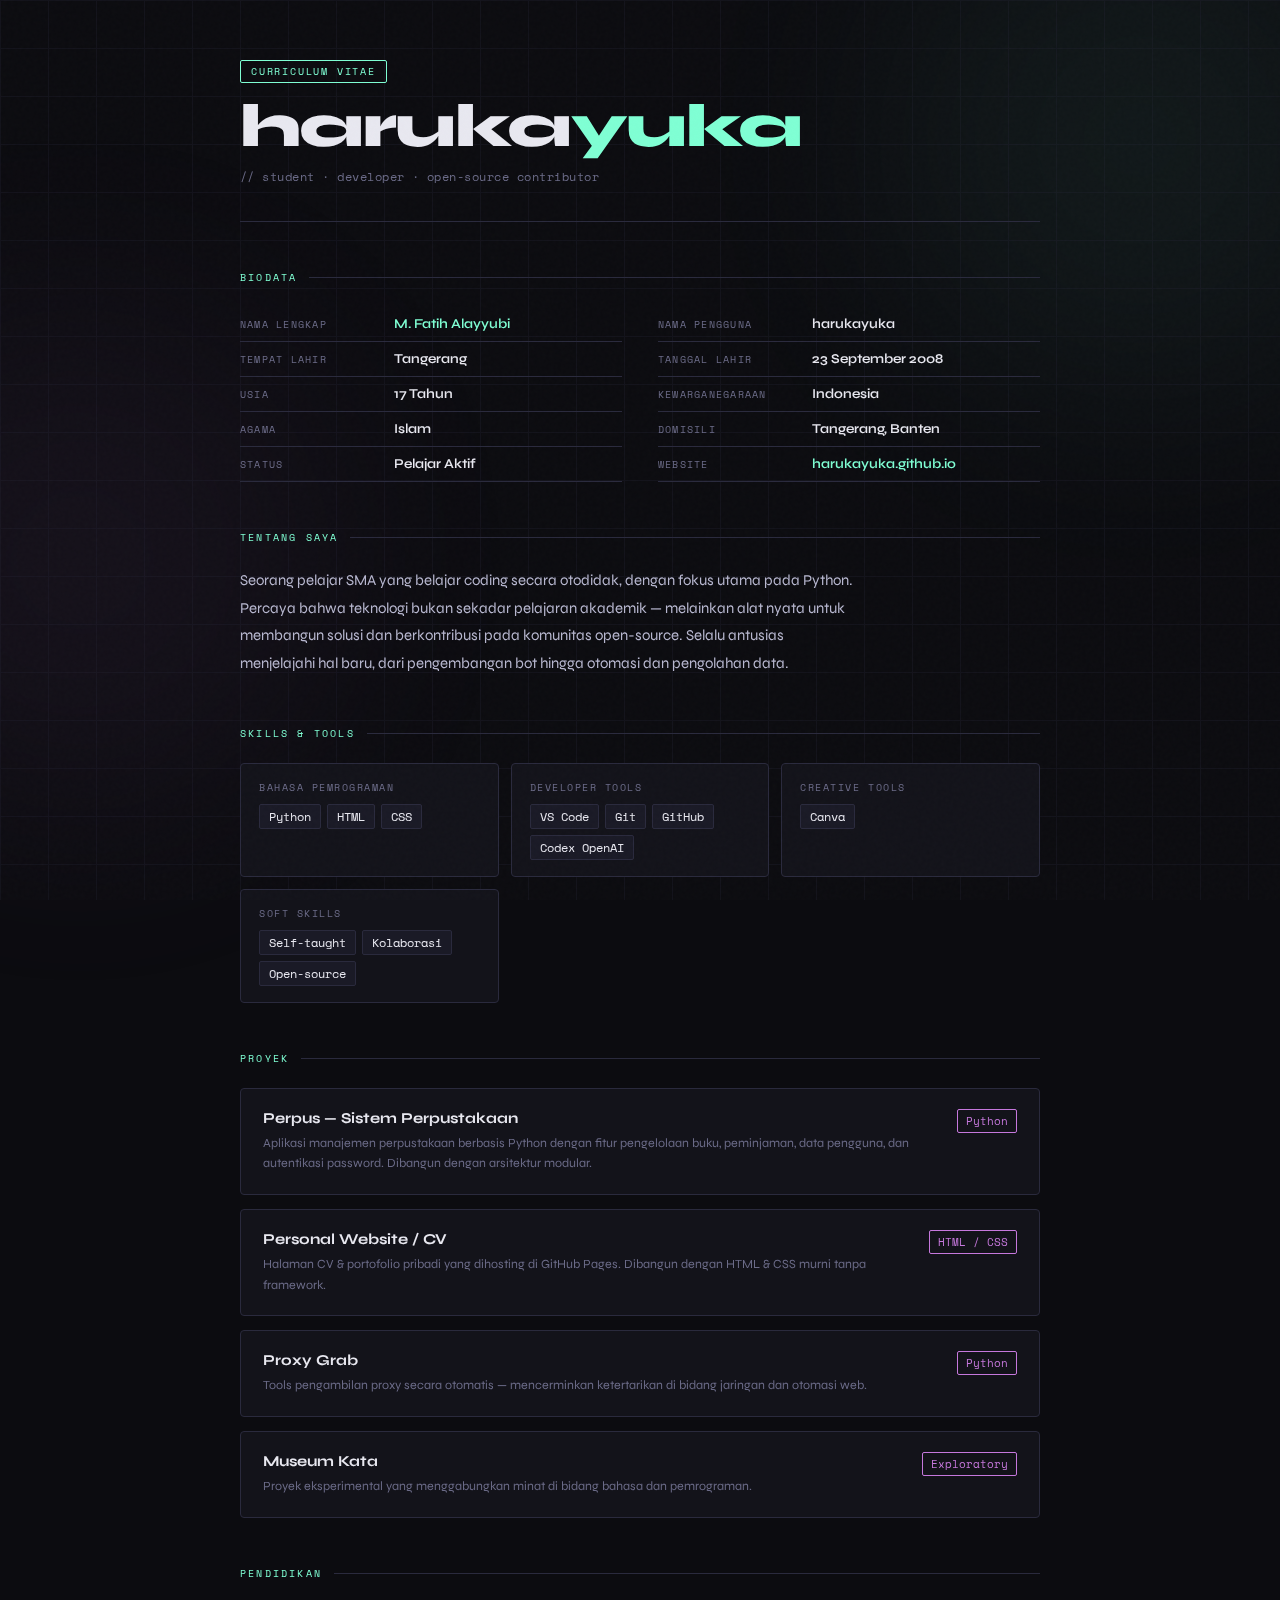
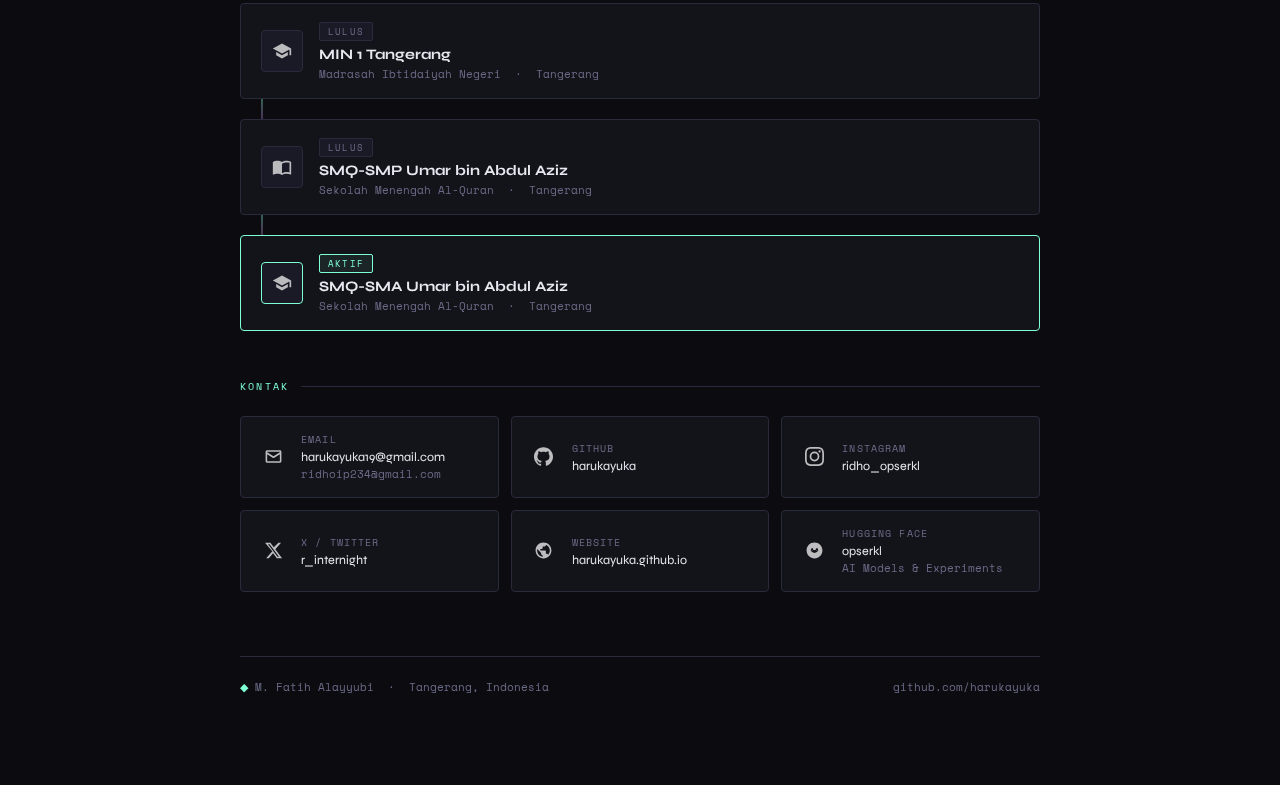
<file: index.html>
<!DOCTYPE html>
<html lang="id">
<head>
<meta charset="UTF-8" />
<meta name="viewport" content="width=device-width, initial-scale=1.0" />
<title>CV — M. Fatih Alayyubi</title>
  
<!-- WA / Facebook / Discord -->
<meta property="og:title" content="HarukaYuka Portfolio" />
<meta property="og:description" content="Portfolio developer - project, skill, dan karya" />
<meta property="og:image" content="https://harukayuka.github.io/preview.png" />
<meta property="og:url" content="https://harukayuka.github.io/" />
<meta property="og:type" content="website" />

<!-- Optional -->
<meta property="og:site_name" content="HarukaYuka" />

<!-- Twitter (biar sekalian proper) -->
<meta name="twitter:card" content="summary_large_image">
<meta name="twitter:title" content="HarukaYuka Portfolio">
<meta name="twitter:description" content="Portfolio developer - project, skill, dan karya">
<meta name="twitter:image" content="https://harukayuka.github.io/preview.png">
  
<link href="https://fonts.googleapis.com/css2?family=Space+Mono:wght@400;700&family=Syne:wght@400;600;700;800&display=swap" rel="stylesheet" />
<style>
  :root {
    --bg:      #0c0c10;
    --surface: #13131a;
    --surface2:#1a1a26;
    --accent:  #7fffd4;
    --accent2: #c678dd;
    --text:    #e8e8f0;
    --muted:   #6b6b88;
    --border:  #2a2a3d;
    --line:    1px solid var(--border);
  }

  *, *::before, *::after { box-sizing: border-box; margin: 0; padding: 0; }

  body {
    background: var(--bg);
    color: var(--text);
    font-family: 'Syne', sans-serif;
    min-height: 100vh;
    overflow-x: hidden;
  }

  body::before {
    content: '';
    position: fixed; inset: 0;
    background-image: url("data:image/svg+xml,%3Csvg viewBox='0 0 256 256' xmlns='http://www.w3.org/2000/svg'%3E%3Cfilter id='n'%3E%3CfeTurbulence type='fractalNoise' baseFrequency='0.9' numOctaves='4' stitchTiles='stitch'/%3E%3C/filter%3E%3Crect width='100%25' height='100%25' filter='url(%23n)' opacity='0.04'/%3E%3C/svg%3E");
    pointer-events: none; z-index: 999; opacity: .45;
  }

  body::after {
    content: '';
    position: fixed; inset: 0;
    background-image:
      linear-gradient(var(--border) 1px, transparent 1px),
      linear-gradient(90deg, var(--border) 1px, transparent 1px);
    background-size: 48px 48px;
    opacity: .25; pointer-events: none;
  }

  .blob {
    position: fixed; width: 520px; height: 520px;
    border-radius: 50%; filter: blur(130px);
    opacity: .055; pointer-events: none; z-index: 0;
  }
  .blob-1 { background: var(--accent);  top: -120px; right: -120px; }
  .blob-2 { background: var(--accent2); bottom: 80px; left: -180px; }

  .page {
    max-width: 880px; margin: 0 auto;
    padding: 60px 40px 90px;
    position: relative; z-index: 1;
  }

  @keyframes up {
    from { opacity: 0; transform: translateY(18px); }
    to   { opacity: 1; transform: translateY(0); }
  }
  .page > * { animation: up .65s ease both; }
  .page > *:nth-child(1) { animation-delay: .00s; }
  .page > *:nth-child(2) { animation-delay: .08s; }
  .page > *:nth-child(3) { animation-delay: .16s; }
  .page > *:nth-child(4) { animation-delay: .24s; }
  .page > *:nth-child(5) { animation-delay: .32s; }
  .page > *:nth-child(6) { animation-delay: .40s; }
  .page > *:nth-child(7) { animation-delay: .48s; }
  .page > *:nth-child(8) { animation-delay: .56s; }

  /* HEADER */
  header {
    display: grid;
    grid-template-columns: 1fr auto;
    align-items: end; gap: 24px;
    padding-bottom: 36px;
    border-bottom: var(--line);
  }

  .cv-tag {
    display: inline-block;
    font-family: 'Space Mono', monospace;
    font-size: 10px; letter-spacing: .18em;
    text-transform: uppercase;
    color: var(--accent); border: 1px solid var(--accent);
    padding: 3px 10px; border-radius: 2px; margin-bottom: 14px;
  }

  h1 {
    font-size: clamp(2.2rem, 5.5vw, 3.8rem);
    font-weight: 800; line-height: 1; letter-spacing: -.025em;
  }
  h1 em { font-style: normal; color: var(--accent); }

  .subtitle {
    font-family: 'Space Mono', monospace;
    font-size: 12px; color: var(--muted);
    margin-top: 10px; letter-spacing: .04em;
  }

  .header-meta {
    font-family: 'Space Mono', monospace;
    font-size: 11px; color: var(--muted);
    text-align: right; line-height: 2;
  }
  .header-meta a { color: var(--accent2); text-decoration: none; display: block; }
  .header-meta a:hover { text-decoration: underline; }

  /* SECTIONS */
  .section { margin-top: 48px; }

  .label {
    font-family: 'Space Mono', monospace;
    font-size: 10px; letter-spacing: .22em;
    text-transform: uppercase; color: var(--accent);
    margin-bottom: 22px;
    display: flex; align-items: center; gap: 12px;
  }
  .label::after { content: ''; flex: 1; height: 1px; background: var(--border); }

  /* BIODATA */
  .biodata-grid { display: grid; grid-template-columns: 1fr 1fr; gap: 0 36px; }
  .bd-row {
    display: grid; grid-template-columns: 148px 1fr;
    gap: 6px; align-items: baseline;
    padding: 9px 0; border-bottom: var(--line);
  }
  .bd-label {
    font-family: 'Space Mono', monospace;
    font-size: 9.5px; text-transform: uppercase;
    letter-spacing: .13em; color: var(--muted);
  }
  .bd-value { font-size: 13.5px; font-weight: 600; }
  .bd-value.hi { color: var(--accent); }

  /* ABOUT */
  .about-text { font-size: 15px; line-height: 1.85; color: #b8b8d0; max-width: 620px; }

  /* SKILLS */
  .skills-grid { display: grid; grid-template-columns: repeat(auto-fill, minmax(195px, 1fr)); gap: 12px; }
  .skill-card {
    background: var(--surface); border: var(--line);
    border-radius: 4px; padding: 16px 18px;
    transition: border-color .2s, transform .2s;
  }
  .skill-card:hover { border-color: var(--accent); transform: translateY(-2px); }
  .skill-card-title {
    font-family: 'Space Mono', monospace;
    font-size: 9.5px; text-transform: uppercase;
    letter-spacing: .16em; color: var(--muted); margin-bottom: 10px;
  }
  .tags { display: flex; flex-wrap: wrap; gap: 6px; }
  .tag-item {
    font-family: 'Space Mono', monospace; font-size: 11.5px;
    background: var(--surface2); border: var(--line);
    color: var(--text); padding: 3px 9px; border-radius: 2px;
  }

  /* PROJECTS */
  .projects { display: flex; flex-direction: column; gap: 14px; }
  .proj-card {
    background: var(--surface); border: var(--line);
    border-radius: 4px; padding: 20px 22px;
    display: grid; grid-template-columns: 1fr auto;
    gap: 12px; align-items: start;
    text-decoration: none; color: inherit;
    transition: border-color .2s, transform .2s;
  }
  .proj-card:hover { border-color: var(--accent2); transform: translateX(4px); }
  .proj-name { font-size: 15px; font-weight: 700; margin-bottom: 6px; }
  .proj-desc { font-size: 12.5px; color: var(--muted); line-height: 1.65; }
  .proj-lang {
    font-family: 'Space Mono', monospace; font-size: 10.5px;
    color: var(--accent2); border: 1px solid var(--accent2);
    padding: 3px 8px; border-radius: 2px;
    white-space: nowrap; height: fit-content;
  }

  /* EDUCATION */
  .edu-timeline { display: flex; flex-direction: column; }
  .edu-connector {
    width: 2px; height: 20px;
    background: linear-gradient(to bottom, var(--accent), var(--accent2));
    margin-left: 21px; opacity: .35;
  }
  .edu-card {
    background: var(--surface); border: var(--line);
    border-radius: 4px; padding: 16px 20px;
    display: flex; align-items: center; gap: 16px;
  }
  .edu-card.active { border-color: var(--accent); }
  .edu-icon {
    width: 42px; height: 42px; flex-shrink: 0;
    background: var(--surface2); border: var(--line);
    border-radius: 4px;
    display: flex; align-items: center; justify-content: center;
  }
  .edu-card.active .edu-icon { border-color: var(--accent); }
  .edu-icon svg { width: 20px; height: 20px; fill: white; opacity: .7; }
  .edu-body { flex: 1; }
  .edu-badge {
    display: inline-block;
    font-family: 'Space Mono', monospace;
    font-size: 9px; letter-spacing: .13em;
    text-transform: uppercase;
    padding: 2px 8px; border-radius: 2px; margin-bottom: 5px;
  }
  .badge-done { background: var(--surface2); color: var(--muted); border: var(--line); }
  .badge-active { background: rgba(127,255,212,.08); color: var(--accent); border: 1px solid var(--accent); }
  .edu-title { font-size: 14.5px; font-weight: 700; }
  .edu-sub { font-family: 'Space Mono', monospace; font-size: 11px; color: var(--muted); margin-top: 3px; }

  /* CONTACT */
  .contact-grid { display: grid; grid-template-columns: repeat(auto-fill, minmax(195px, 1fr)); gap: 12px; }
  .contact-card {
    background: var(--surface); border: var(--line);
    border-radius: 4px; padding: 15px 17px;
    display: flex; align-items: center; gap: 13px;
    text-decoration: none; color: var(--text);
    transition: border-color .2s;
  }
  .contact-card:hover { border-color: var(--accent); }
  .c-icon { width: 30px; height: 30px; flex-shrink: 0; display: flex; align-items: center; justify-content: center; }
  .c-icon svg { width: 19px; height: 19px; fill: white; opacity: .72; transition: opacity .2s; }
  .contact-card:hover .c-icon svg { opacity: 1; }
  .c-label {
    font-family: 'Space Mono', monospace;
    font-size: 9.5px; text-transform: uppercase;
    letter-spacing: .12em; color: var(--muted); margin-bottom: 3px;
  }
  .c-value { font-size: 12.5px; }
  .c-value2 { font-size: 11px; color: var(--muted); font-family: 'Space Mono', monospace; margin-top: 2px; }

  /* FOOTER */
  footer {
    margin-top: 64px; padding-top: 22px;
    border-top: var(--line);
    display: flex; justify-content: space-between; align-items: center;
    font-family: 'Space Mono', monospace;
    font-size: 11px; color: var(--muted);
  }
  .footer-dot { color: var(--accent); }

  @media (max-width: 620px) {
    .page { padding: 36px 18px 60px; }
    header { grid-template-columns: 1fr; }
    .header-meta { text-align: left; }
    .biodata-grid { grid-template-columns: 1fr; }
    footer { flex-direction: column; gap: 6px; text-align: center; }
  }
</style>
</head>
<body>

<div class="blob blob-1"></div>
<div class="blob blob-2"></div>

<div class="page">

  <!-- HEADER -->
  <header>
    <div>
      <div class="cv-tag">curriculum vitae</div>
      <h1>haruka<em>yuka</em></h1>
      <p class="subtitle">// student · developer · open-source contributor</p>
    </div>
  </header>

  <!-- BIODATA -->
  <div class="section">
    <div class="label">Biodata</div>
    <div class="biodata-grid">

      <div class="bd-row">
        <span class="bd-label">Nama Lengkap</span>
        <span class="bd-value hi">M. Fatih Alayyubi</span>
      </div>
      <div class="bd-row">
        <span class="bd-label">Nama Pengguna</span>
        <span class="bd-value">harukayuka</span>
      </div>

      <div class="bd-row">
        <span class="bd-label">Tempat Lahir</span>
        <span class="bd-value">Tangerang</span>
      </div>
      <div class="bd-row">
        <span class="bd-label">Tanggal Lahir</span>
        <span class="bd-value">23 September 2008</span>
      </div>

      <div class="bd-row">
        <span class="bd-label">Usia</span>
        <span class="bd-value">17 Tahun</span>
      </div>
      <div class="bd-row">
        <span class="bd-label">Kewarganegaraan</span>
        <span class="bd-value">Indonesia</span>
      </div>

      <div class="bd-row">
        <span class="bd-label">Agama</span>
        <span class="bd-value">Islam</span>
      </div>
      <div class="bd-row">
        <span class="bd-label">Domisili</span>
        <span class="bd-value">Tangerang, Banten</span>
      </div>

      <div class="bd-row">
        <span class="bd-label">Status</span>
        <span class="bd-value">Pelajar Aktif</span>
      </div>
      <div class="bd-row">
        <span class="bd-label">Website</span>
        <span class="bd-value hi">harukayuka.github.io</span>
      </div>

    </div>
  </div>

  <!-- ABOUT -->
  <div class="section">
    <div class="label">Tentang Saya</div>
    <p class="about-text">
      Seorang pelajar SMA yang belajar coding secara otodidak, dengan fokus utama pada Python.
      Percaya bahwa teknologi bukan sekadar pelajaran akademik — melainkan alat nyata untuk
      membangun solusi dan berkontribusi pada komunitas open-source. Selalu antusias
      menjelajahi hal baru, dari pengembangan bot hingga otomasi dan pengolahan data.
    </p>
  </div>

  <!-- SKILLS -->
  <div class="section">
    <div class="label">Skills &amp; Tools</div>
    <div class="skills-grid">

      <div class="skill-card">
        <div class="skill-card-title">Bahasa Pemrograman</div>
        <div class="tags">
          <span class="tag-item">Python</span>
          <span class="tag-item">HTML</span>
          <span class="tag-item">CSS</span>
        </div>
      </div>

      <div class="skill-card">
        <div class="skill-card-title">Developer Tools</div>
        <div class="tags">
          <span class="tag-item">VS Code</span>
          <span class="tag-item">Git</span>
          <span class="tag-item">GitHub</span>
          <span class="tag-item">Codex OpenAI</span>
        </div>
      </div>

      <div class="skill-card">
        <div class="skill-card-title">Creative Tools</div>
        <div class="tags">
          <span class="tag-item">Canva</span>
        </div>
      </div>

      <div class="skill-card">
        <div class="skill-card-title">Soft Skills</div>
        <div class="tags">
          <span class="tag-item">Self-taught</span>
          <span class="tag-item">Kolaborasi</span>
          <span class="tag-item">Open-source</span>
        </div>
      </div>

    </div>
  </div>

  <!-- PROJECTS -->
  <div class="section">
    <div class="label">Proyek</div>
    <div class="projects">

      <a class="proj-card" href="https://github.com/harukayuka/perpus" target="_blank">
        <div>
          <div class="proj-name">Perpus — Sistem Perpustakaan</div>
          <div class="proj-desc">Aplikasi manajemen perpustakaan berbasis Python dengan fitur pengelolaan buku, peminjaman, data pengguna, dan autentikasi password. Dibangun dengan arsitektur modular.</div>
        </div>
        <span class="proj-lang">Python</span>
      </a>

      <a class="proj-card" href="https://harukayuka.github.io" target="_blank">
        <div>
          <div class="proj-name">Personal Website / CV</div>
          <div class="proj-desc">Halaman CV &amp; portofolio pribadi yang dihosting di GitHub Pages. Dibangun dengan HTML &amp; CSS murni tanpa framework.</div>
        </div>
        <span class="proj-lang">HTML / CSS</span>
      </a>

      <a class="proj-card" href="https://github.com/harukayuka/proxy-grab" target="_blank">
        <div>
          <div class="proj-name">Proxy Grab</div>
          <div class="proj-desc">Tools pengambilan proxy secara otomatis — mencerminkan ketertarikan di bidang jaringan dan otomasi web.</div>
        </div>
        <span class="proj-lang">Python</span>
      </a>

      <a class="proj-card" href="https://github.com/harukayuka/museum-kata" target="_blank">
        <div>
          <div class="proj-name">Museum Kata</div>
          <div class="proj-desc">Proyek eksperimental yang menggabungkan minat di bidang bahasa dan pemrograman.</div>
        </div>
        <span class="proj-lang">Exploratory</span>
      </a>

    </div>
  </div>

  <!-- EDUCATION -->
  <div class="section">
    <div class="label">Pendidikan</div>
    <div class="edu-timeline">

      <div class="edu-card">
        <div class="edu-icon">
          <svg viewBox="0 0 24 24" xmlns="http://www.w3.org/2000/svg"><path d="M12 3L1 9l11 6 9-4.91V17h2V9L12 3zM5 13.18v4L12 21l7-3.82v-4L12 17l-7-3.82z"/></svg>
        </div>
        <div class="edu-body">
          <div class="edu-badge badge-done">Lulus</div>
          <div class="edu-title">MIN 1 Tangerang</div>
          <div class="edu-sub">Madrasah Ibtidaiyah Negeri &nbsp;·&nbsp; Tangerang</div>
        </div>
      </div>

      <div class="edu-connector"></div>

      <div class="edu-card">
        <div class="edu-icon">
          <svg viewBox="0 0 24 24" xmlns="http://www.w3.org/2000/svg"><path d="M21 5c-1.11-.35-2.33-.5-3.5-.5-1.95 0-4.05.4-5.5 1.5-1.45-1.1-3.55-1.5-5.5-1.5S2.45 4.9 1 6v14.65c0 .25.25.5.5.5.1 0 .15-.05.25-.05C3.1 20.45 5.05 20 6.5 20c1.95 0 4.05.4 5.5 1.5 1.35-.85 3.8-1.5 5.5-1.5 1.65 0 3.35.3 4.75 1.05.1.05.15.05.25.05.25 0 .5-.25.5-.5V6c-.6-.45-1.25-.75-2-1zm0 13.5c-1.1-.35-2.3-.5-3.5-.5-1.7 0-4.15.65-5.5 1.5V8c1.35-.85 3.8-1.5 5.5-1.5 1.2 0 2.4.15 3.5.5v11.5z"/></svg>
        </div>
        <div class="edu-body">
          <div class="edu-badge badge-done">Lulus</div>
          <div class="edu-title">SMQ-SMP Umar bin Abdul Aziz</div>
          <div class="edu-sub">Sekolah Menengah Al-Quran &nbsp;·&nbsp; Tangerang</div>
        </div>
      </div>

      <div class="edu-connector"></div>

      <div class="edu-card active">
        <div class="edu-icon">
          <svg viewBox="0 0 24 24" xmlns="http://www.w3.org/2000/svg"><path d="M12 3L1 9l11 6 9-4.91V17h2V9L12 3zM5 13.18v4L12 21l7-3.82v-4L12 17l-7-3.82z"/></svg>
        </div>
        <div class="edu-body">
          <div class="edu-badge badge-active">Aktif</div>
          <div class="edu-title">SMQ-SMA Umar bin Abdul Aziz</div>
          <div class="edu-sub">Sekolah Menengah Al-Quran &nbsp;·&nbsp; Tangerang</div>
        </div>
      </div>

    </div>
  </div>

  <!-- CONTACT -->
  <div class="section">
    <div class="label">Kontak</div>
    <div class="contact-grid">

      <a class="contact-card" href="mailto:harukayuka19&#64;gmail.com">
        <div class="c-icon">
          <svg viewBox="0 0 24 24" xmlns="http://www.w3.org/2000/svg"><path d="M20 4H4C2.897 4 2 4.897 2 6v12c0 1.103.897 2 2 2h16c1.103 0 2-.897 2-2V6c0-1.103-.897-2-2-2zm0 2v.511l-8 5.16-8-5.16V6h16zM4 18V9.044l7.386 4.769a1 1 0 0 0 1.228 0L20 9.044 20.002 18H4z"/></svg>
        </div>
        <div>
          <div class="c-label">Email</div>
          <div class="c-value">harukayuka19&#64;gmail.com</div>
          <div class="c-value2">ridhoip234&#64;gmail.com</div>
        </div>
      </a>

      <a class="contact-card" href="https://github.com/harukayuka" target="_blank">
        <div class="c-icon">
          <svg viewBox="0 0 24 24" xmlns="http://www.w3.org/2000/svg"><path d="M12 .297c-6.63 0-12 5.373-12 12 0 5.303 3.438 9.8 8.205 11.385.6.113.82-.258.82-.577 0-.285-.01-1.04-.015-2.04-3.338.724-4.042-1.61-4.042-1.61C4.422 18.07 3.633 17.7 3.633 17.7c-1.087-.744.084-.729.084-.729 1.205.084 1.838 1.236 1.838 1.236 1.07 1.835 2.809 1.305 3.495.998.108-.776.417-1.305.76-1.605-2.665-.3-5.466-1.332-5.466-5.93 0-1.31.465-2.38 1.235-3.22-.135-.303-.54-1.523.105-3.176 0 0 1.005-.322 3.3 1.23.96-.267 1.98-.399 3-.405 1.02.006 2.04.138 3 .405 2.28-1.552 3.285-1.23 3.285-1.23.645 1.653.24 2.873.12 3.176.765.84 1.23 1.91 1.23 3.22 0 4.61-2.805 5.625-5.475 5.92.42.36.81 1.096.81 2.22 0 1.606-.015 2.896-.015 3.286 0 .315.21.69.825.57C20.565 22.092 24 17.592 24 12.297c0-6.627-5.373-12-12-12"/></svg>
        </div>
        <div>
          <div class="c-label">GitHub</div>
          <div class="c-value">harukayuka</div>
        </div>
      </a>

      <a class="contact-card" href="https://instagram.com/r_internight" target="_blank">
        <div class="c-icon">
          <svg viewBox="0 0 24 24" xmlns="http://www.w3.org/2000/svg"><path d="M12 2.163c3.204 0 3.584.012 4.85.07 3.252.148 4.771 1.691 4.919 4.919.058 1.265.069 1.645.069 4.849 0 3.205-.012 3.584-.069 4.849-.149 3.225-1.664 4.771-4.919 4.919-1.266.058-1.644.07-4.85.07-3.204 0-3.584-.012-4.849-.07-3.26-.149-4.771-1.699-4.919-4.92-.058-1.265-.07-1.644-.07-4.849 0-3.204.013-3.583.07-4.849.149-3.227 1.664-4.771 4.919-4.919 1.266-.057 1.645-.069 4.849-.069zM12 0C8.741 0 8.333.014 7.053.072 2.695.272.273 2.69.073 7.052.014 8.333 0 8.741 0 12c0 3.259.014 3.668.072 4.948.2 4.358 2.618 6.78 6.98 6.98C8.333 23.986 8.741 24 12 24c3.259 0 3.668-.014 4.948-.072 4.354-.2 6.782-2.618 6.979-6.98.059-1.28.073-1.689.073-4.948 0-3.259-.014-3.667-.072-4.947-.196-4.354-2.617-6.78-6.979-6.98C15.668.014 15.259 0 12 0zm0 5.838a6.162 6.162 0 1 0 0 12.324 6.162 6.162 0 0 0 0-12.324zM12 16a4 4 0 1 1 0-8 4 4 0 0 1 0 8zm6.406-11.845a1.44 1.44 0 1 0 0 2.881 1.44 1.44 0 0 0 0-2.881z"/></svg>
        </div>
        <div>
          <div class="c-label">Instagram</div>
          <div class="c-value">ridho_opserkl</div>
        </div>
      </a>

      <a class="contact-card" href="https://x.com/r_internight" target="_blank">
        <div class="c-icon">
          <svg viewBox="0 0 24 24" xmlns="http://www.w3.org/2000/svg"><path d="M18.244 2.25h3.308l-7.227 8.26 8.502 11.24H16.17l-4.714-6.231-5.401 6.231H2.744l7.737-8.835L1.254 2.25H8.08l4.253 5.622 5.911-5.622zm-1.161 17.52h1.833L7.084 4.126H5.117z"/></svg>
        </div>
        <div>
          <div class="c-label">X / Twitter</div>
          <div class="c-value">r_internight</div>
        </div>
      </a>

      <a class="contact-card" href="https://harukayuka.github.io" target="_blank">
        <div class="c-icon">
          <svg viewBox="0 0 24 24" xmlns="http://www.w3.org/2000/svg"><path d="M12 2C6.48 2 2 6.48 2 12s4.48 10 10 10 10-4.48 10-10S17.52 2 12 2zm-1 17.93c-3.95-.49-7-3.85-7-7.93 0-.62.08-1.21.21-1.79L9 15v1c0 1.1.9 2 2 2v1.93zm6.9-2.54c-.26-.81-1-1.39-1.9-1.39h-1v-3c0-.55-.45-1-1-1H8v-2h2c.55 0 1-.45 1-1V7h2c1.1 0 2-.9 2-2v-.41c2.93 1.19 5 4.06 5 7.41 0 2.08-.8 3.97-2.1 5.39z"/></svg>
        </div>
        <div>
          <div class="c-label">Website</div>
          <div class="c-value">harukayuka.github.io</div>
        </div>
      </a>
      
      <a class="contact-card" href="https://huggingface.co/opserkl" target="_blank">
  <div class="c-icon">
    <svg viewBox="0 0 24 24">
      <path d="M12 2C6.48 2 2 6.48 2 12s4.48 10 10 10 
      10-4.48 10-10S17.52 2 12 2zm-3 7c.83 0 1.5.67 
      1.5 1.5S9.83 12 9 12s-1.5-.67-1.5-1.5S8.17 
      9 9 9zm6 0c.83 0 1.5.67 1.5 1.5S15.83 
      12 15 12s-1.5-.67-1.5-1.5S14.17 9 15 
      9zm-3 6c-2.33 0-4.31-1.46-5.11-3.5h10.22C16.31 
      13.54 14.33 15 12 15z"/>
    </svg>
  </div>
  <div>
    <div class="c-label">Hugging Face</div>
    <div class="c-value">opserkl</div>
    <div class="c-value2">AI Models & Experiments</div>
  </div>
      </a>

    </div>
  </div>

  <!-- FOOTER -->
  <footer>
    <span><span class="footer-dot">◆</span> M. Fatih Alayyubi &nbsp;·&nbsp; Tangerang, Indonesia</span>
    <span>github.com/harukayuka</span>
  </footer>

</div>
</body>
</html>
</file>
